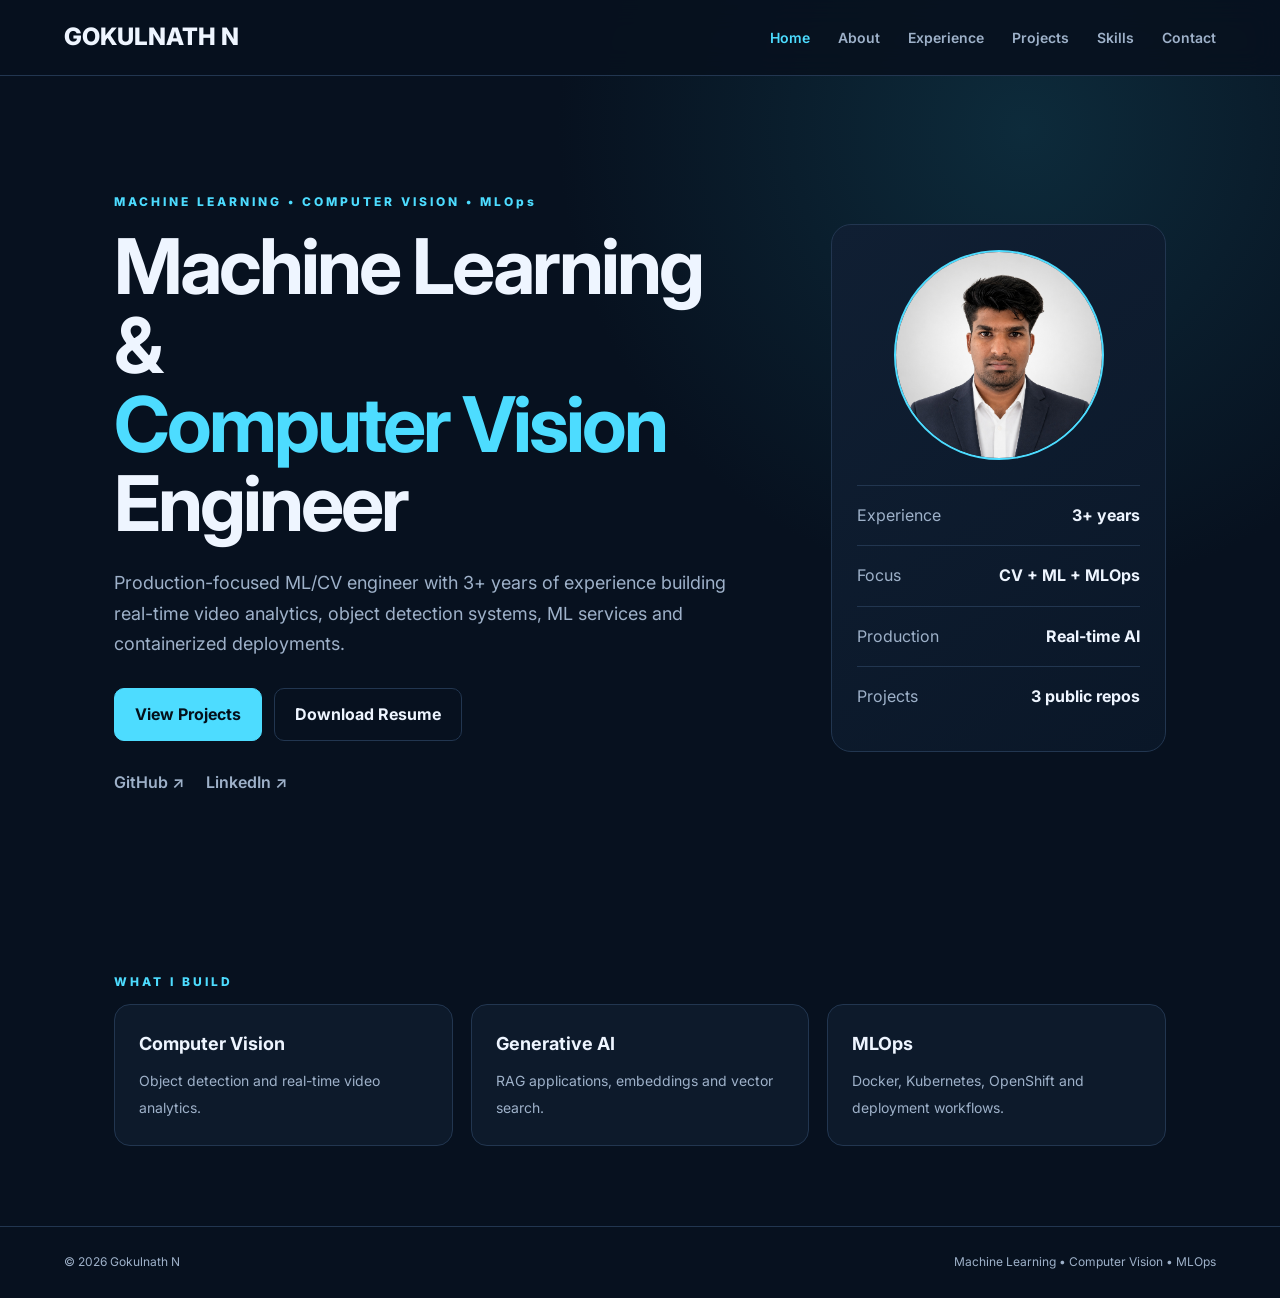
<file: index.html>
<!doctype html><html lang="en"><head><meta charset="utf-8"><meta name="viewport" content="width=device-width,initial-scale=1"><meta name="description" content="Gokulnath N - Machine Learning, Computer Vision and MLOps Engineer"><title>Gokulnath N | ML & Computer Vision Engineer</title><link rel="stylesheet" href="css/style.css"></head><body>
<header><a class="logo" href="index.html">GOKULNATH N<span></span></a><button class="menu">☰</button><nav><a class="active" href="index.html">Home</a><a href="about.html">About</a><a href="experience.html">Experience</a><a href="projects.html">Projects</a><a href="skills.html">Skills</a><a href="contact.html">Contact</a></nav></header>
<main><section class="hero"><div><p class="kicker">MACHINE LEARNING • COMPUTER VISION • MLOps</p><h1>Machine Learning &amp;<br><span>Computer Vision</span> Engineer</h1><p class="lead">Production-focused ML/CV engineer with 3+ years of experience building real-time video analytics, object detection systems, ML services and containerized deployments.</p><div class="actions"><a class="btn primary" href="projects.html">View Projects</a><a class="btn" href="resume/Gokulnath_Resume.pdf" download>Download Resume</a></div><div class="socials"><a href="https://github.com/GOKULNATH152" target="_blank" rel="noopener">GitHub ↗</a><a href="https://www.linkedin.com/in/gokulnath-n-b8690b247" target="_blank" rel="noopener">LinkedIn ↗</a></div></div><aside class="hero-card"><div class="photo"><img src="images/profile.jpg" alt="Gokulnath N"></div><div class="stat"><span>Experience</span><b>3+ years</b></div><div class="stat"><span>Focus</span><b>CV + ML + MLOps</b></div><div class="stat"><span>Production</span><b>Real-time AI</b></div><div class="stat"><span>Projects</span><b>3 public repos</b></div></aside></section><section class="section"><p class="kicker">WHAT I BUILD</p><div class="grid3"><div class="feature"><b>Computer Vision</b><span>Object detection and real-time video analytics.</span></div><div class="feature"><b>Generative AI</b><span>RAG applications, embeddings and vector search.</span></div><div class="feature"><b>MLOps</b><span>Docker, Kubernetes, OpenShift and deployment workflows.</span></div></div></section></main><footer>© 2026 Gokulnath N <span>Machine Learning • Computer Vision • MLOps</span></footer><script src="js/script.js"></script></body></html>
</file>
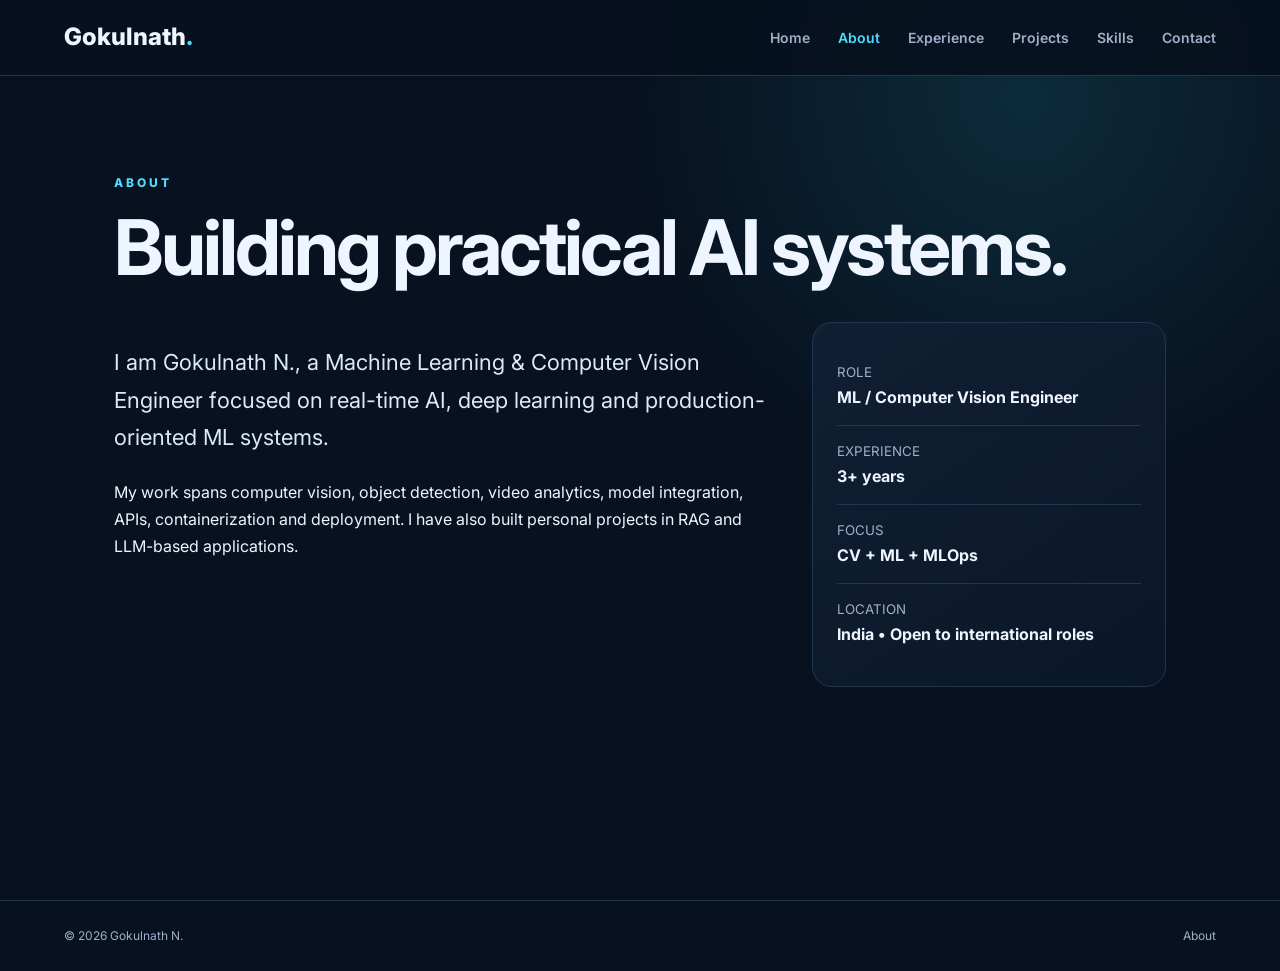
<file: about.html>
<!doctype html><html lang="en"><head><meta charset="utf-8"><meta name="viewport" content="width=device-width,initial-scale=1"><title>About | Gokulnath N</title><link rel="stylesheet" href="css/style.css"></head><body><header><a class="logo" href="index.html">Gokulnath<span>.</span></a><button class="menu">☰</button><nav><a href="index.html">Home</a><a class="active" href="about.html">About</a><a href="experience.html">Experience</a><a href="projects.html">Projects</a><a href="skills.html">Skills</a><a href="contact.html">Contact</a></nav></header><main class="page"><p class="kicker">ABOUT</p><h1>Building practical AI systems.</h1><div class="two"><div><p class="large">I am Gokulnath N., a Machine Learning &amp; Computer Vision Engineer focused on real-time AI, deep learning and production-oriented ML systems.</p><p>My work spans computer vision, object detection, video analytics, model integration, APIs, containerization and deployment. I have also built personal projects in RAG and LLM-based applications.</p></div><div class="card"><div><small>ROLE</small><b>ML / Computer Vision Engineer</b></div><div><small>EXPERIENCE</small><b>3+ years</b></div><div><small>FOCUS</small><b>CV + ML + MLOps</b></div><div><small>LOCATION</small><b>India • Open to international roles</b></div></div></div></main><footer>© 2026 Gokulnath N. <span>About</span></footer><script src="js/script.js"></script></body></html>
</file>
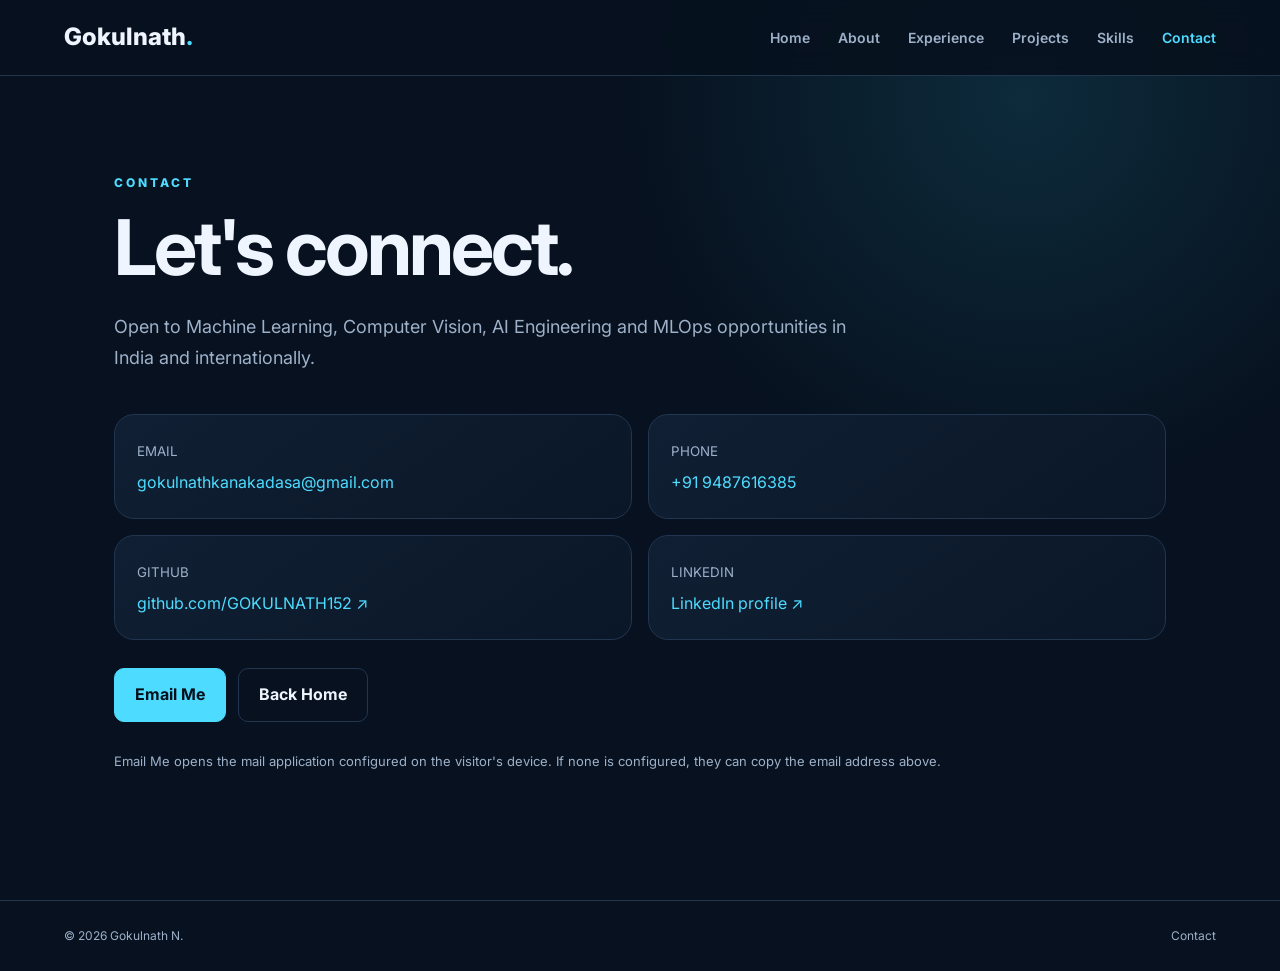
<file: contact.html>
<!doctype html><html lang="en"><head><meta charset="utf-8"><meta name="viewport" content="width=device-width,initial-scale=1"><title>Contact | Gokulnath N</title><link rel="stylesheet" href="css/style.css"></head><body><header><a class="logo" href="index.html">Gokulnath<span>.</span></a><button class="menu">☰</button><nav><a href="index.html">Home</a><a href="about.html">About</a><a href="experience.html">Experience</a><a href="projects.html">Projects</a><a href="skills.html">Skills</a><a class="active" href="contact.html">Contact</a></nav></header><main class="page"><p class="kicker">CONTACT</p><h1>Let's connect.</h1><p class="lead">Open to Machine Learning, Computer Vision, AI Engineering and MLOps opportunities in India and internationally.</p><div class="contacts"><div><small>EMAIL</small><a href="mailto:gokulnathkanakadasa@gmail.com">gokulnathkanakadasa@gmail.com</a></div><div><small>PHONE</small><a href="tel:+919487616385">+91 9487616385</a></div><div><small>GITHUB</small><a href="https://github.com/GOKULNATH152" target="_blank" rel="noopener">github.com/GOKULNATH152 ↗</a></div><div><small>LINKEDIN</small><a href="https://www.linkedin.com/in/gokulnath-n-b8690b247" target="_blank" rel="noopener">LinkedIn profile ↗</a></div></div><div class="actions"><a class="btn primary" href="mailto:gokulnathkanakadasa@gmail.com?subject=Opportunity%20for%20Gokulnath">Email Me</a><a class="btn" href="index.html">Back Home</a></div><p class="small">Email Me opens the mail application configured on the visitor's device. If none is configured, they can copy the email address above.</p></main><footer>© 2026 Gokulnath N. <span>Contact</span></footer><script src="js/script.js"></script></body></html>
</file>
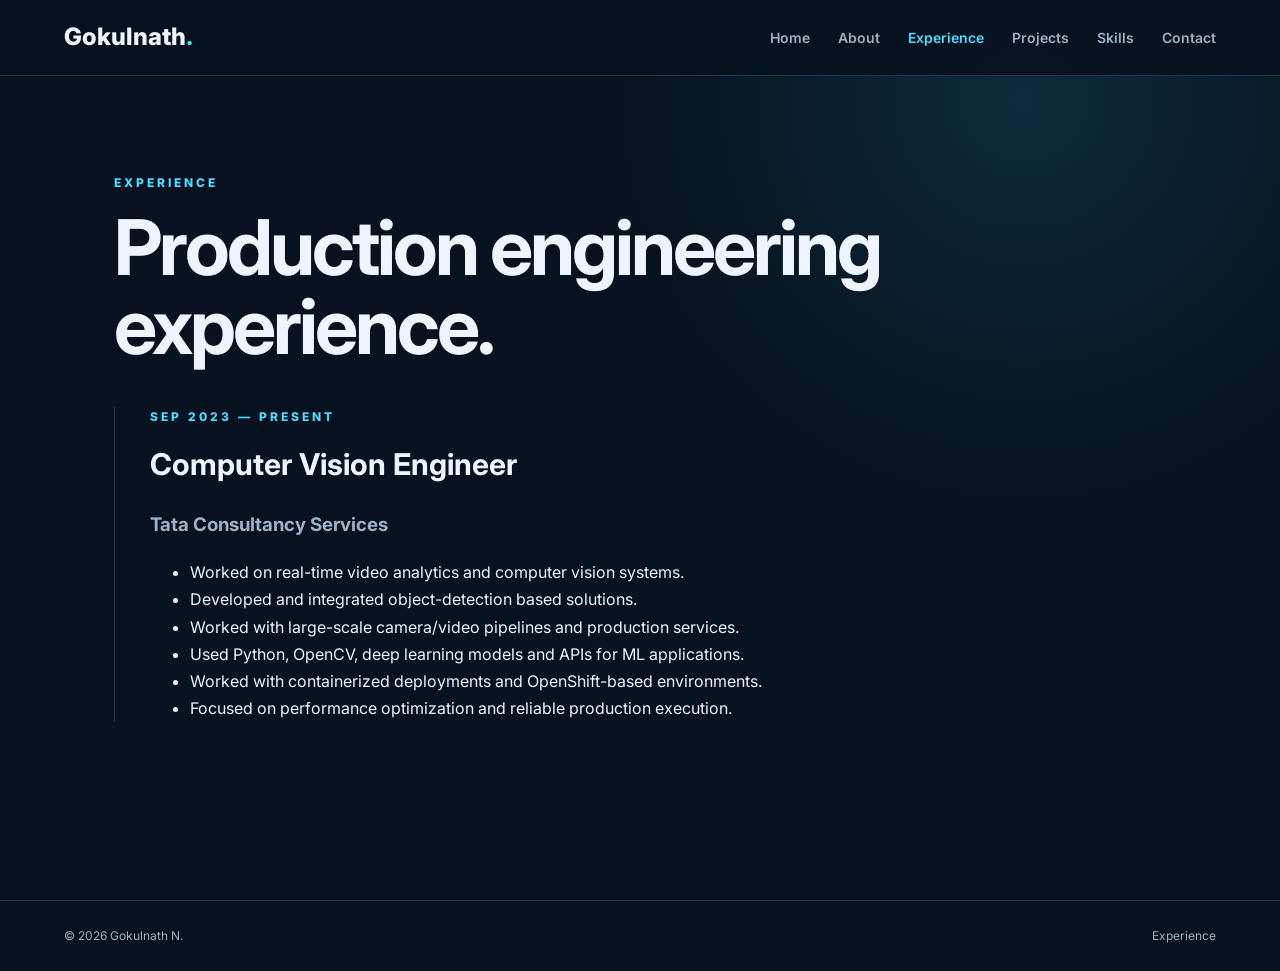
<file: experience.html>
<!doctype html><html lang="en"><head><meta charset="utf-8"><meta name="viewport" content="width=device-width,initial-scale=1"><title>Experience | Gokulnath N</title><link rel="stylesheet" href="css/style.css"></head><body><header><a class="logo" href="index.html">Gokulnath<span>.</span></a><button class="menu">☰</button><nav><a href="index.html">Home</a><a href="about.html">About</a><a class="active" href="experience.html">Experience</a><a href="projects.html">Projects</a><a href="skills.html">Skills</a><a href="contact.html">Contact</a></nav></header><main class="page"><p class="kicker">EXPERIENCE</p><h1>Production engineering experience.</h1><article class="timeline"><p class="kicker">SEP 2023 — PRESENT</p><h2>Computer Vision Engineer</h2><h3>Tata Consultancy Services</h3><ul><li>Worked on real-time video analytics and computer vision systems.</li><li>Developed and integrated object-detection based solutions.</li><li>Worked with large-scale camera/video pipelines and production services.</li><li>Used Python, OpenCV, deep learning models and APIs for ML applications.</li><li>Worked with containerized deployments and OpenShift-based environments.</li><li>Focused on performance optimization and reliable production execution.</li></ul></article></main><footer>© 2026 Gokulnath N. <span>Experience</span></footer><script src="js/script.js"></script></body></html>
</file>
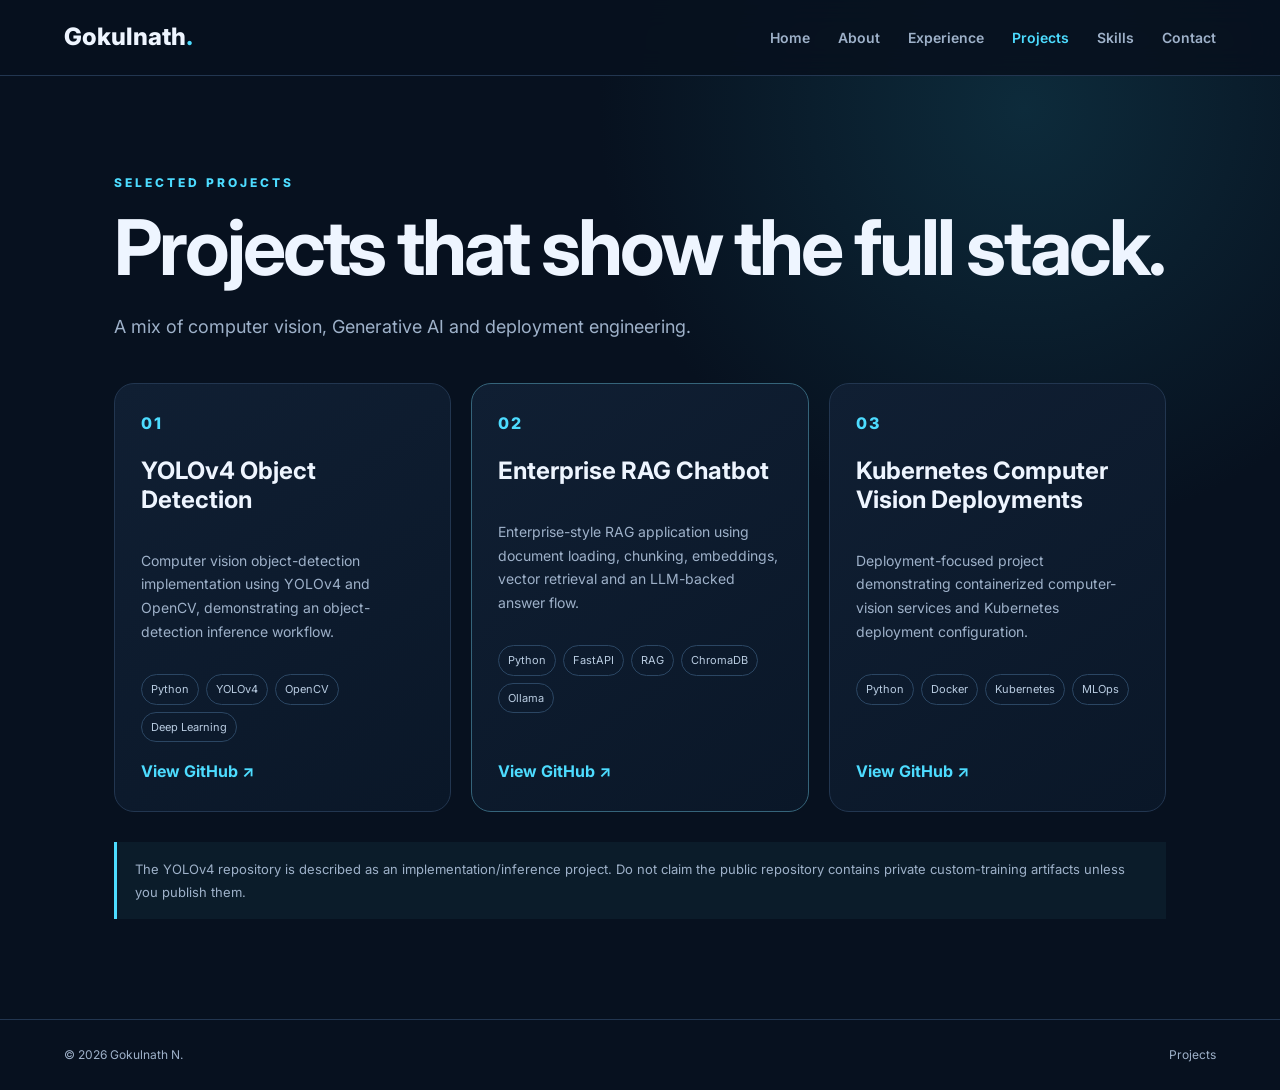
<file: projects.html>
<!doctype html><html lang="en"><head><meta charset="utf-8"><meta name="viewport" content="width=device-width,initial-scale=1"><title>Projects | Gokulnath N</title><link rel="stylesheet" href="css/style.css"></head><body><header><a class="logo" href="index.html">Gokulnath<span>.</span></a><button class="menu">☰</button><nav><a href="index.html">Home</a><a href="about.html">About</a><a href="experience.html">Experience</a><a class="active" href="projects.html">Projects</a><a href="skills.html">Skills</a><a href="contact.html">Contact</a></nav></header><main class="page"><p class="kicker">SELECTED PROJECTS</p><h1>Projects that show the full stack.</h1><p class="lead">A mix of computer vision, Generative AI and deployment engineering.</p><div class="projects"><article><em>01</em><h2>YOLOv4 Object Detection</h2><p>Computer vision object-detection implementation using YOLOv4 and OpenCV, demonstrating an object-detection inference workflow.</p><div class="tags"><span>Python</span><span>YOLOv4</span><span>OpenCV</span><span>Deep Learning</span></div><a class="link" href="https://github.com/GOKULNATH152/YOLOv4_Object_Detection" target="_blank" rel="noopener">View GitHub ↗</a></article><article class="featured"><em>02</em><h2>Enterprise RAG Chatbot</h2><p>Enterprise-style RAG application using document loading, chunking, embeddings, vector retrieval and an LLM-backed answer flow.</p><div class="tags"><span>Python</span><span>FastAPI</span><span>RAG</span><span>ChromaDB</span><span>Ollama</span></div><a class="link" href="https://github.com/GOKULNATH152/Enterprise-RAG-Chatbot" target="_blank" rel="noopener">View GitHub ↗</a></article><article><em>03</em><h2>Kubernetes Computer Vision Deployments</h2><p>Deployment-focused project demonstrating containerized computer-vision services and Kubernetes deployment configuration.</p><div class="tags"><span>Python</span><span>Docker</span><span>Kubernetes</span><span>MLOps</span></div><a class="link" href="https://github.com/GOKULNATH152/kubernetes-deployments" target="_blank" rel="noopener">View GitHub ↗</a></article></div><div class="note">The YOLOv4 repository is described as an implementation/inference project. Do not claim the public repository contains private custom-training artifacts unless you publish them.</div></main><footer>© 2026 Gokulnath N. <span>Projects</span></footer><script src="js/script.js"></script></body></html>
</file>
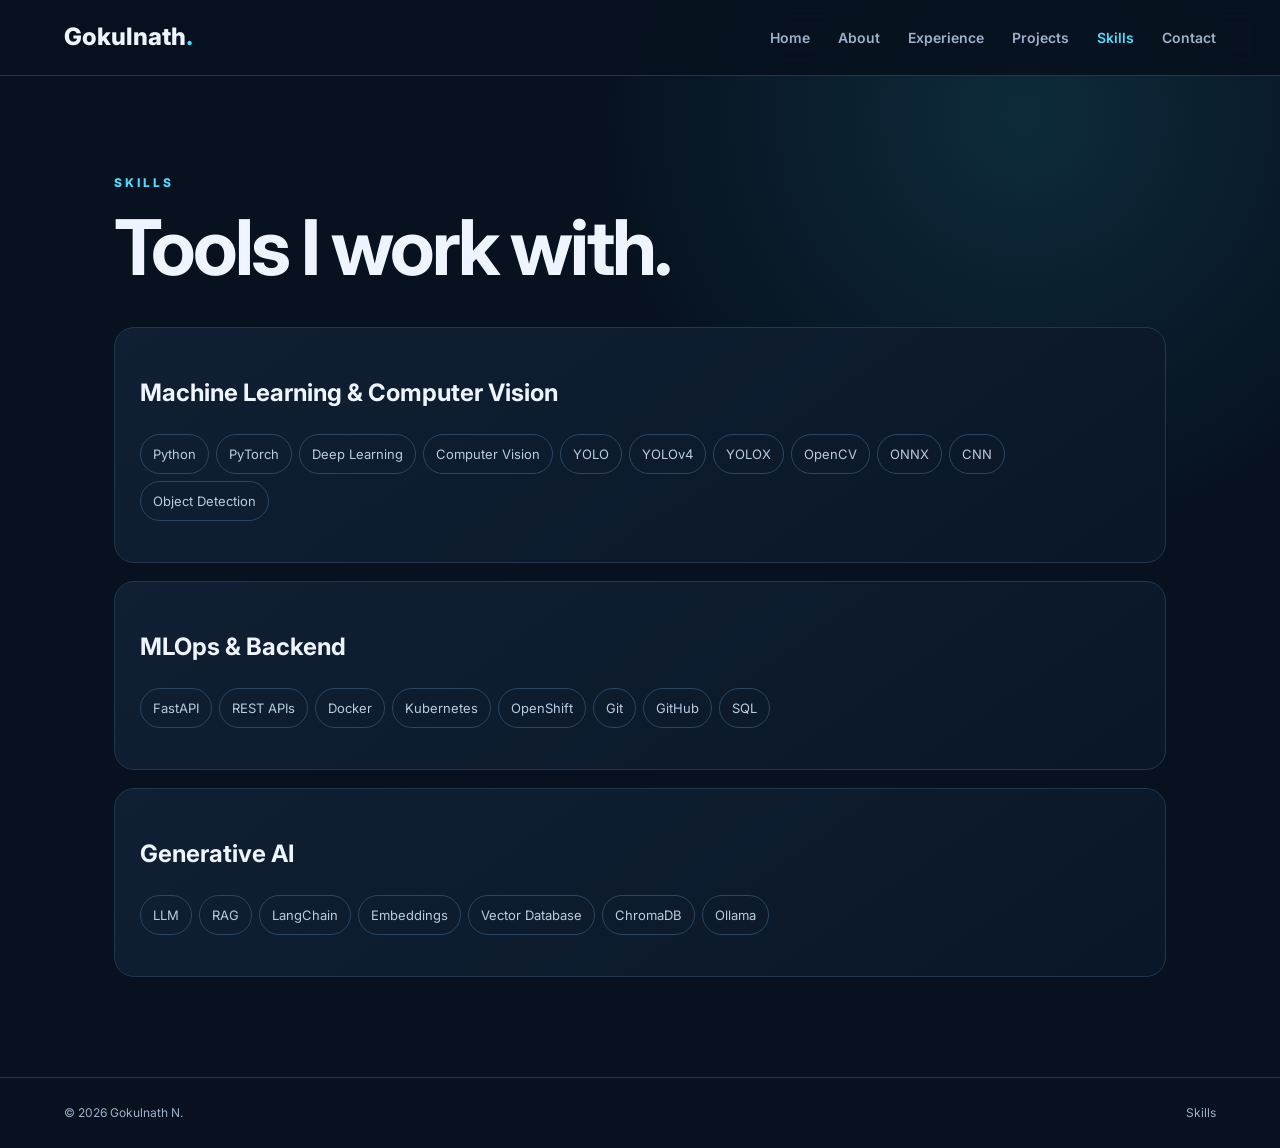
<file: skills.html>
<!doctype html><html lang="en"><head><meta charset="utf-8"><meta name="viewport" content="width=device-width,initial-scale=1"><title>Skills | Gokulnath N</title><link rel="stylesheet" href="css/style.css"></head><body><header><a class="logo" href="index.html">Gokulnath<span>.</span></a><button class="menu">☰</button><nav><a href="index.html">Home</a><a href="about.html">About</a><a href="experience.html">Experience</a><a href="projects.html">Projects</a><a class="active" href="skills.html">Skills</a><a href="contact.html">Contact</a></nav></header><main class="page"><p class="kicker">SKILLS</p><h1>Tools I work with.</h1><div class="skillgroups"><section><h2>Machine Learning &amp; Computer Vision</h2><div class="tags big"><span>Python</span><span>PyTorch</span><span>Deep Learning</span><span>Computer Vision</span><span>YOLO</span><span>YOLOv4</span><span>YOLOX</span><span>OpenCV</span><span>ONNX</span><span>CNN</span><span>Object Detection</span></div></section><section><h2>MLOps &amp; Backend</h2><div class="tags big"><span>FastAPI</span><span>REST APIs</span><span>Docker</span><span>Kubernetes</span><span>OpenShift</span><span>Git</span><span>GitHub</span><span>SQL</span></div></section><section><h2>Generative AI</h2><div class="tags big"><span>LLM</span><span>RAG</span><span>LangChain</span><span>Embeddings</span><span>Vector Database</span><span>ChromaDB</span><span>Ollama</span></div></section></div></main><footer>© 2026 Gokulnath N. <span>Skills</span></footer><script src="js/script.js"></script></body></html>
</file>
<file: css/style.css>
@import url('https://fonts.googleapis.com/css2?family=Inter:wght@400;500;600;700;800&display=swap');
:root{--bg:#07111f;--panel:#0d1a2b;--text:#eef5ff;--muted:#9eb1c9;--line:#223650;--accent:#4ddcff;--max:1180px}*{box-sizing:border-box}body{margin:0;background:radial-gradient(circle at 80% 10%,#0d2b3b 0,transparent 30%),var(--bg);color:var(--text);font:16px/1.7 Inter,Arial,sans-serif}a{color:inherit;text-decoration:none}header{height:76px;border-bottom:1px solid var(--line);display:flex;align-items:center;justify-content:space-between;padding:0 5%;position:sticky;top:0;background:rgba(7,17,31,.9);backdrop-filter:blur(14px);z-index:10}.logo{font-size:24px;font-weight:800}.logo span{color:var(--accent)}nav{display:flex;gap:28px}nav a{color:var(--muted);font-size:14px;font-weight:600}nav a:hover,nav a.active{color:var(--accent)}.menu{display:none;background:none;border:0;color:#fff;font-size:25px}.hero,.section,.page{max-width:var(--max);margin:auto;padding-left:5%;padding-right:5%}.hero{min-height:calc(100vh - 76px);display:grid;grid-template-columns:1.45fr .75fr;gap:70px;align-items:center}.kicker{color:var(--accent);font-size:12px;font-weight:800;letter-spacing:3px}.hero h1,.page h1{font-size:clamp(45px,6vw,78px);line-height:1.03;letter-spacing:-3px;margin:15px 0 25px}.hero h1 span{color:var(--accent)}.lead{font-size:18px;color:var(--muted);max-width:760px}.actions{display:flex;gap:12px;flex-wrap:wrap;margin:28px 0}.btn{padding:12px 20px;border:1px solid var(--line);border-radius:10px;font-weight:700}.btn.primary{background:var(--accent);color:#04101b;border-color:var(--accent)}.socials{display:flex;gap:22px;color:var(--muted);font-weight:600}.hero-card,.card,.projects article,.skillgroups section,.contacts div{background:linear-gradient(145deg,#101f33,#0a1728);border:1px solid var(--line);border-radius:20px}.hero-card{padding:25px}.photo{width:210px;height:210px;margin:0 auto 25px;border:2px solid var(--accent);border-radius:50%;overflow:hidden;background:#122238}.photo img{width:100%;height:100%;object-fit:cover}.stat{display:flex;justify-content:space-between;padding:16px 0;border-top:1px solid var(--line)}.stat span,small{color:var(--muted)}.section{padding-top:60px;padding-bottom:80px}.grid3{display:grid;grid-template-columns:repeat(3,1fr);gap:18px}.feature{padding:24px;border:1px solid var(--line);border-radius:16px;background:#0d1a2b}.feature b{display:block;font-size:18px;margin-bottom:7px}.feature span{color:var(--muted);font-size:14px}.page{min-height:calc(100vh - 76px);padding-top:85px;padding-bottom:100px}.two{display:grid;grid-template-columns:1.3fr .7fr;gap:40px;margin-top:35px}.large{font-size:22px;color:#dce9f8}.card{padding:24px}.card div{padding:14px 0;border-bottom:1px solid var(--line)}.card div:last-child{border:0}.card b,.card small{display:block}.timeline{border-left:1px solid var(--line);padding-left:35px;margin-top:40px}.timeline h2{font-size:30px;margin:5px 0}.timeline h3{color:var(--muted)}.projects{display:grid;grid-template-columns:repeat(3,1fr);gap:20px;margin-top:40px}.projects article{padding:26px;min-height:370px;display:flex;flex-direction:column}.projects .featured{border-color:#35647a}.projects em{color:var(--accent);font-style:normal;font-weight:800;letter-spacing:2px}.projects h2{line-height:1.2}.projects p{color:var(--muted);font-size:14px}.tags{display:flex;gap:7px;flex-wrap:wrap;margin:16px 0}.tags span{border:1px solid #2b4663;border-radius:999px;padding:5px 9px;color:#b9cce1;font-size:11px}.tags.big span{font-size:13px;padding:8px 12px}.link{color:var(--accent);font-weight:700;margin-top:auto}.note{margin-top:30px;padding:16px 18px;border-left:3px solid var(--accent);background:#4ddcff0d;color:var(--muted);font-size:13px}.skillgroups{display:grid;gap:18px;margin-top:40px}.skillgroups section{padding:25px}.contacts{display:grid;grid-template-columns:1fr 1fr;gap:16px;margin-top:40px}.contacts div{padding:22px}.contacts a{display:block;color:var(--accent);margin-top:5px;word-break:break-word}.small{font-size:13px;color:var(--muted)}footer{border-top:1px solid var(--line);padding:25px 5%;display:flex;justify-content:space-between;color:var(--muted);font-size:12px}@media(max-width:850px){nav{display:none;position:absolute;top:76px;left:0;right:0;background:var(--bg);padding:20px 5%;flex-direction:column;gap:16px;border-bottom:1px solid var(--line)}nav.open{display:flex}.menu{display:block}.hero,.two{grid-template-columns:1fr}.hero{padding-top:55px}.grid3,.projects,.contacts{grid-template-columns:1fr}.page h1{letter-spacing:-2px}footer{flex-direction:column;gap:8px}}
</file>
